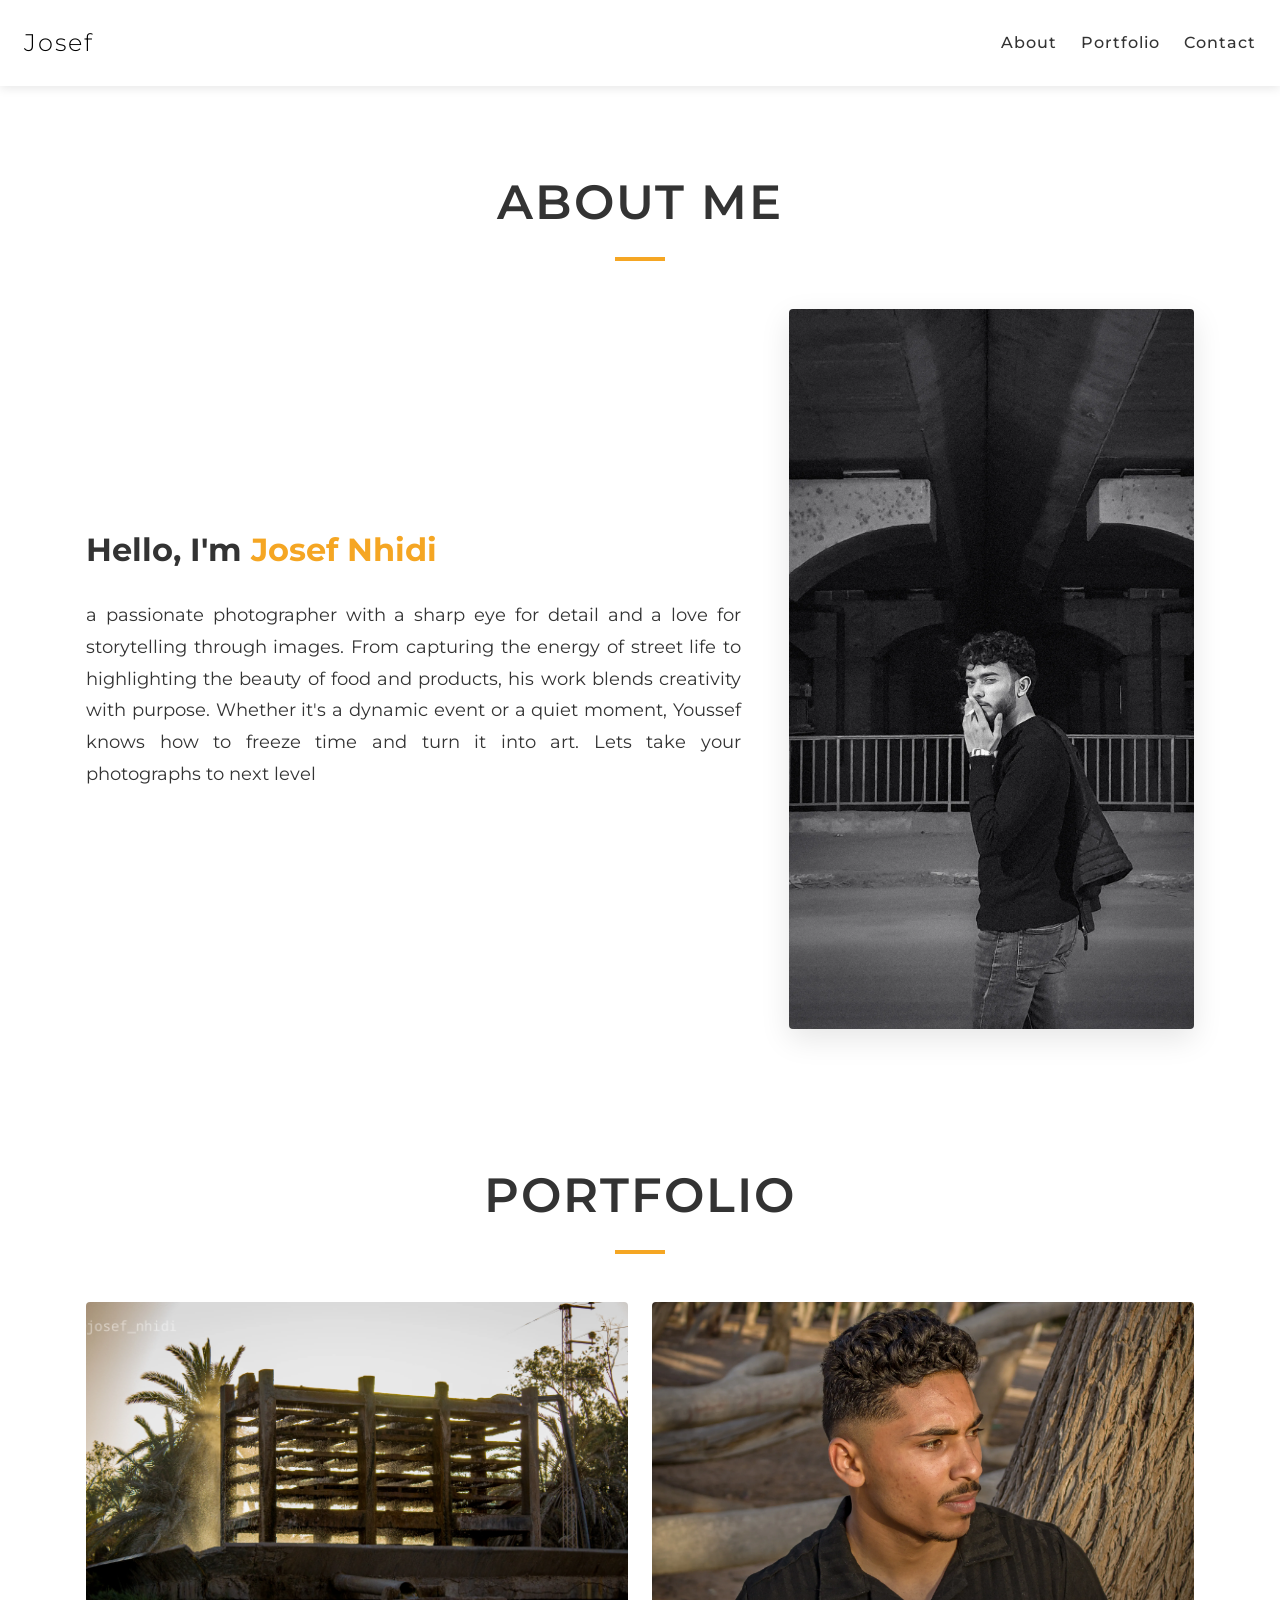
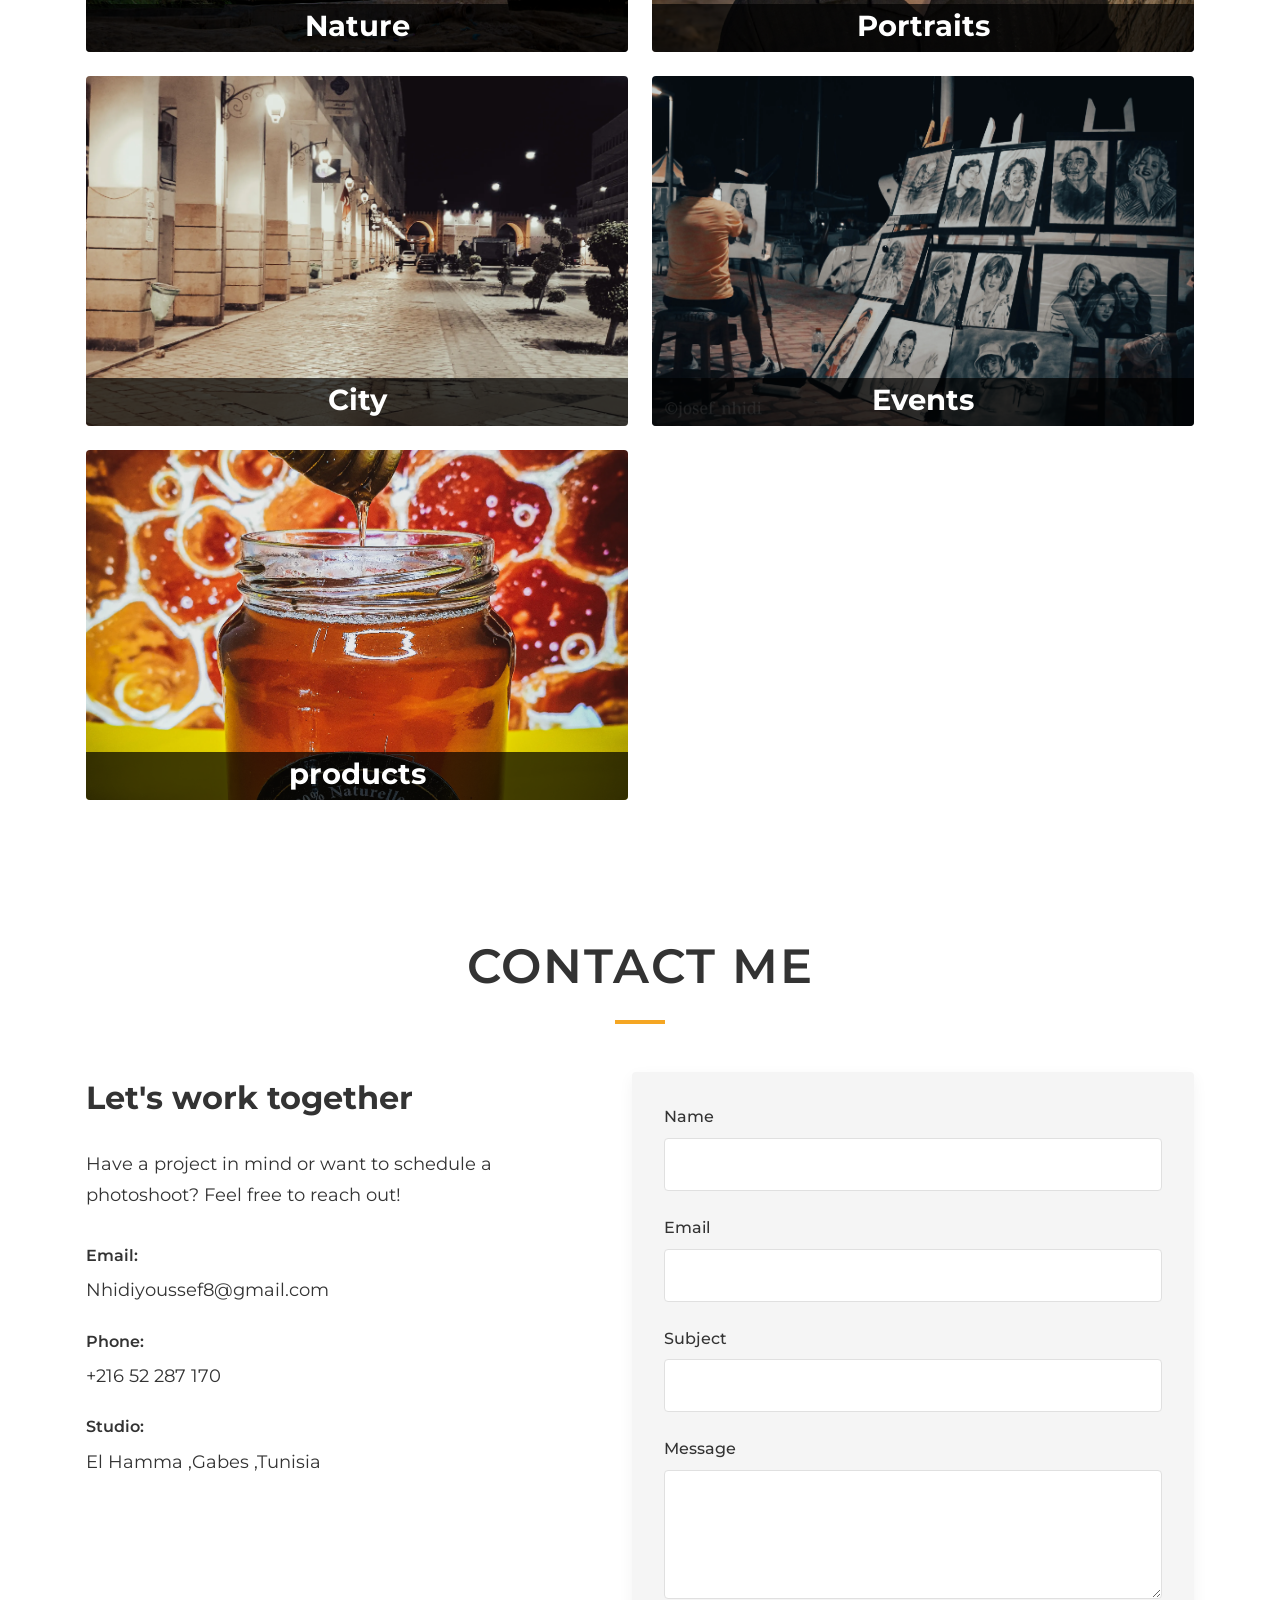
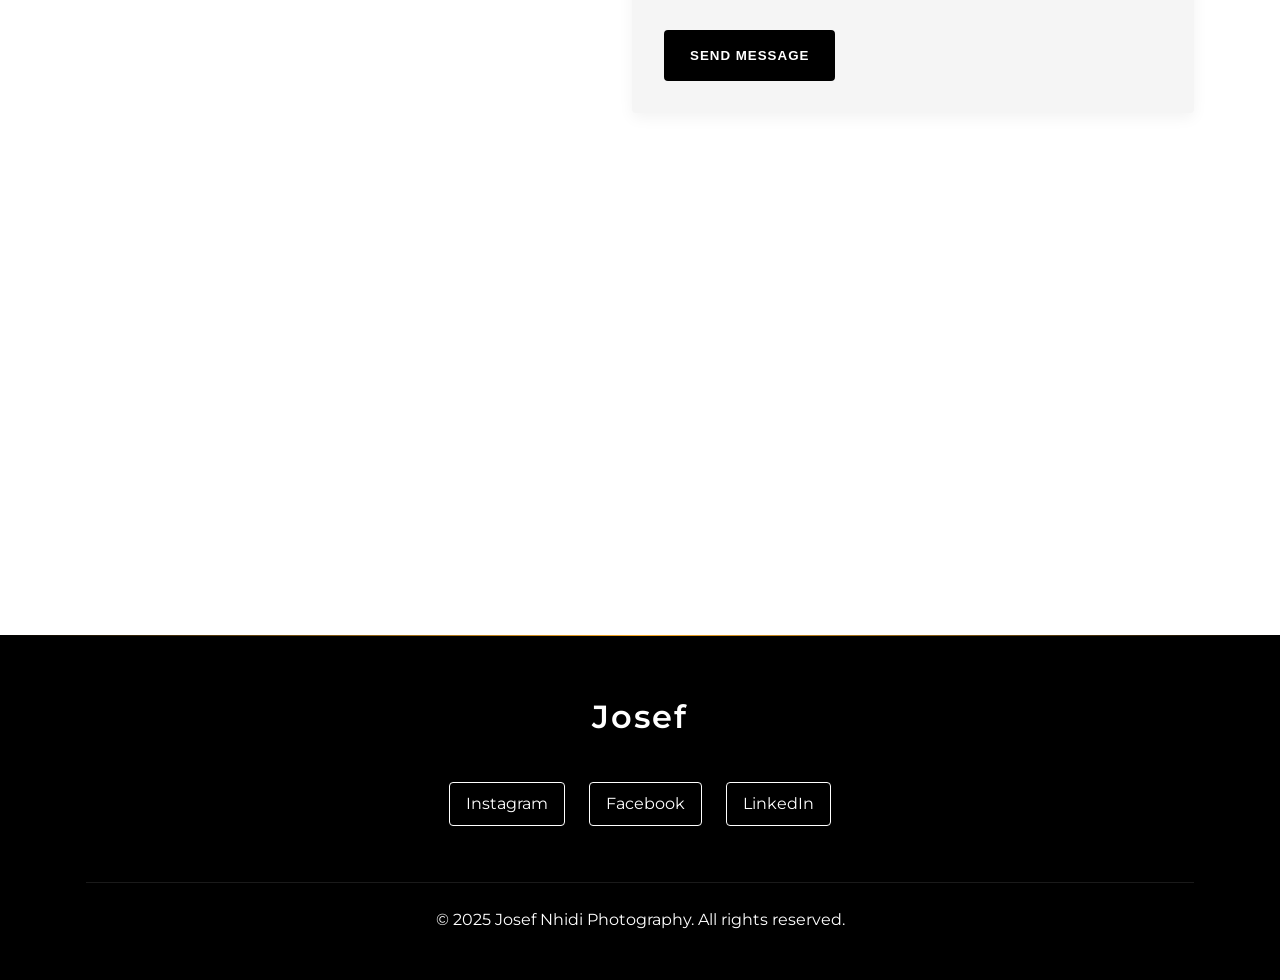
<file: index.html>
<!DOCTYPE html>
<html lang="en">
<head>
  <meta charset="UTF-8">
  <meta name="viewport" content="width=device-width, initial-scale=1.0">
  <title>Josef Nhidi</title>
  <link rel="stylesheet" href="css/styles.css">
  <link rel="stylesheet" href="css/animations.css">
  <link rel="stylesheet" href="css/responsive.css">
  <link rel="preconnect" href="https://fonts.googleapis.com">
  <link rel="preconnect" href="https://fonts.gstatic.com" crossorigin>
  <link href="https://fonts.googleapis.com/css2?family=Montserrat:wght@300;400;600&display=swap" rel="stylesheet">
  <style>
    /* Hamburger styles */
.hamburger {
  display: none;
  flex-direction: column;
  cursor: pointer;
}

.hamburger .bar {
  width: 24px;
  height: 2px;
  background-color: #333;
  margin: 3px 0;
  transition: 0.4s;
}

/* Show hamburger on small screens */
@media (max-width: 768px) {
  .hamburger {
    display: flex;
  }

  .nav-links {
    display: none;
    flex-direction: column;
    background: white;
    position: absolute;
    top: 60px;
    right: 0;
    width: 150px;
    height: 40vh;
    text-align:center;

  }

  .nav-links.active {
    display: flex;
  }
}

  </style>
</head>
<body>
  <header>
    <nav class="navbar">
      <div class="logo">
        <a href="/">Josef</a>
      </div>
      <div class="nav-links">
        <ul>
          <li><a href="#about" class="nav-link">About</a></li>
          <li><a href="#portfolio" class="nav-link">Portfolio</a></li>
          <li><a href="#contact" class="nav-link">Contact</a></li>
        </ul>
      </div>
      <div class="hamburger">
        <span class="bar"></span>
        <span class="bar"></span>
        <span class="bar"></span>
      </div>
    </nav>
  </header>

  <main>

    <section id="about" class="section">
      <div class="container">
        <div class="section-title fade-in">
          <h2>About Me</h2>
          <div class="underline"></div>
        </div>
        <div class="about-content">
          <div class="about-text slide-in-left">
            <h3>Hello, I'm <span class="highlight">Josef Nhidi</span></h3>
            <p style="text-align: justify;">a passionate photographer with a sharp eye for detail and a love for storytelling through images. From capturing the energy of street life to highlighting the beauty of food and products, his work blends creativity with purpose. Whether it's a dynamic event or a quiet moment, Youssef knows how to freeze time and turn it into art. Lets take your photographs to next level</p>
          </div>
          <div class="about-image slide-in-right" style="max-width: fit-content;">
            <img src="images/josef.webp" alt="Photographer Portrait" style="height: 80vh;">
          </div>
        </div>
      </div>
    </section>

    <section id="portfolio" class="section">
      <div class="container">
        <div class="section-title fade-in">
          <h2>Portfolio</h2>
          <div class="underline"></div>
        </div>
        <div class="portfolio-grid">
          <div class="portfolio-item fade-in">
            <a href="portfolio1.html">
              <div class="portfolio-image">
                <img src="images/nature/portfolio2.webp" alt="Nature Photography">
                <div class="overlay">
                  <h3>Nature</h3>
                  <p>the beauty of landscapes</p>
                </div>
              </div>
            </a>
          </div>
          <div class="portfolio-item fade-in delay-1">
            <a href="portfolio2.html">
              <div class="portfolio-image">
                <img src="images/portraits/b.webp" alt="Portrait Photography">
                <div class="overlay">
                  <h3>Portraits</h3>
                  <p>Capturing human emotions</p>
                </div>
              </div>
            </a>
          </div>
          <div class="portfolio-item fade-in delay-2">
            <a href="portfolio3.html">
              <div class="portfolio-image">
                <img src="images/city/c.webp" alt="Urban Photography">
                <div class="overlay">
                  <h3>City</h3>
                  <p>City life through my lens</p>
                </div>
              </div>
            </a>
          </div>
          <div class="portfolio-item fade-in delay-3">
            <a href="portfolio4.html">
              <div class="portfolio-image">
                <img src="images/art/c.webp" alt="Event Photography">
                <div class="overlay">
                  <h3>Events</h3>
                  <p>Precious moments preserved</p>
                </div>
              </div>
            </a>
          </div>
          <div class="portfolio-item fade-in delay-4">
            <a href="portfolio5.html">
              <div class="portfolio-image">
                <img src="images/marketing/a.webp" alt="Products Photography">
                <div class="overlay">
                  <h3>products</h3>
                  <p>Delicious moments preserved</p>
                </div>
              </div>
            </a>
          </div>
        </div>
      </div>
    </section>

    <section id="contact" class="section">
      <div class="container">
        <div class="section-title fade-in">
          <h2>Contact Me</h2>
          <div class="underline"></div>
        </div>
        <div class="contact-content">
          <div class="contact-info slide-in-left">
            <h3>Let's work together</h3>
            <p>Have a project in mind or want to schedule a photoshoot? Feel free to reach out!</p>
            <div class="contact-details">
              <div class="contact-item">
                <span class="contact-label">Email:</span>
                <span class="contact-value">Nhidiyoussef8@gmail.com</span>
              </div>
              <div class="contact-item">
                <span class="contact-label">Phone:</span>
                <span class="contact-value">+216 52 287 170</span>
              </div>
              <div class="contact-item">
                <span class="contact-label">Studio:</span>
                <span class="contact-value">El Hamma ,Gabes ,Tunisia</span>
              </div>
            </div>
            
          </div>
          <div class="contact-form slide-in-right">
            <form id="contactForm" action="https://formspree.io/f/meogqoyb" method="POST">
              <div class="form-group">
                <label for="name">Name</label>
                <input type="text" id="name" name="name" required>
              </div>
              <div class="form-group">
                <label for="email">Email</label>
                <input type="email" id="email" name="email" required>
              </div>
              <div class="form-group">
                <label for="subject">Subject</label>
                <input type="text" id="subject" name="subject" required>
              </div>
              <div class="form-group">
                <label for="message">Message</label>
                <textarea id="message" name="message" rows="5" required></textarea>
              </div>
              <button type="submit" class="btn primary-btn">Send Message</button>
            </form>
          </div>
          
        </div>
        <iframe src="https://www.google.com/maps/embed?pb=!1m18!1m12!1m3!1d3279.1310962704256!2d10.716722876503097!3d34.727089772910375!2m3!1f0!2f0!3f0!3m2!1i1024!2i768!4f13.1!3m3!1m2!1s0x13002ca4e684fdcf%3A0xb58c51e46e842136!2sFacult%C3%A9%20des%20sciences%20de%20Sfax!5e0!3m2!1sfr!2stn!4v1746137783330!5m2!1sfr!2stn" width="100%" height="450" style="border:0;border-radius: 20px; padding-top: 25px;" allowfullscreen="" loading="lazy" referrerpolicy="no-referrer-when-downgrade"></iframe>
      </div>
      
    </section>
    
  </main>

  <footer>
    <div class="container">
      <div class="footer-content">
        <div class="footer-logo">
          <a href="/">Josef</a>
        </div>
        <div class="social-links">
          <a href="https://www.instagram.com/josef_nhidi/" class="social-link" target="_blank">Instagram</a>
          <a href="https://www.facebook.com/josef.nhidi.youssef/" class="social-link" target="_blank">Facebook</a>
          <a href="https://www.linkedin.com/in/youssef-nhidi/" class="social-link" target="_blank">LinkedIn</a>
        </div>
        <div class="copyright">
          <p>&copy; 2025 Josef Nhidi Photography. All rights reserved.</p>
        </div>
      </div>
    </div>
  </footer>

  <script src="js/animations.js"></script>
  <script>
    const hamburger = document.querySelector('.hamburger');
    const navLinks = document.querySelector('.nav-links');
  
    hamburger.addEventListener('click', () => {
      navLinks.classList.toggle('active');
      hamburger.classList.toggle('open');
    });
    const form_var =document.getElementById("contactForm");
    form_var.addEventListener("submit",function(event){
      event.preventDefault();
      const x = new FormData(form_var);
      fetch("https://formspree.io/f/meogqoyb",{
        method:"POST",
        body:x,
        headers:{
          "Accept":"application/json"
        }
      }).then(res=>{
        if(res.ok){
          form_var.reset();
        }
      }).catch(Error=>{
        alert("8alta");
      });

    });
  </script>
</body>
</html>
</file>
<file: css/styles.css>
/* Base Styles */
:root {
  --primary-color: #000000;
  --secondary-color: #ffffff;
  --accent-color: #f5a623;
  --text-color: #333333;
  --light-gray: #f5f5f5;
  --medium-gray: #e0e0e0;
  --dark-gray: #777777;
  --spacing-xs: 8px;
  --spacing-sm: 16px;
  --spacing-md: 24px;
  --spacing-lg: 32px;
  --spacing-xl: 48px;
  --spacing-xxl: 64px;
  --border-radius: 4px;
  --transition-speed: 0.3s;
}

* {
  margin: 0;
  padding: 0;
  box-sizing: border-box;
}

html {
  scroll-behavior: smooth;
}

body {
  font-family: 'Montserrat', sans-serif;
  line-height: 1.6;
  color: var(--text-color);
  background-color: var(--secondary-color);
  padding-top: 100px;
}

img {
  max-width: 100%;
  height: auto;
  display: block;
}

ul {
  list-style: none;
}

a {
  text-decoration: none;
  color: inherit;
}

.container {
  width: 90%;
  max-width: 1200px;
  margin: 0 auto;
  padding: 0 var(--spacing-sm);
}

.section {
  padding: var(--spacing-xxl) 0;
}

.section-title {
  text-align: center;
  margin-bottom: var(--spacing-xl);
}

.section-title h2 {
  font-size: 2.5rem;
  font-weight: 600;
  margin-bottom: var(--spacing-sm);
  text-transform: uppercase;
  letter-spacing: 2px;
}

.underline {
  height: 4px;
  width: 50px;
  background-color: var(--accent-color);
  margin: 0 auto;
}

.btn {
  display: inline-block;
  padding: var(--spacing-sm) var(--spacing-md);
  border-radius: var(--border-radius);
  font-weight: 600;
  text-transform: uppercase;
  letter-spacing: 1px;
  transition: all var(--transition-speed) ease;
  cursor: pointer;
}

.primary-btn {
  background-color: var(--primary-color);
  color: var(--secondary-color);
  border: 2px solid var(--primary-color);
}

.primary-btn:hover {
  background-color: transparent;
  color: var(--primary-color);
}

.secondary-btn {
  background-color: transparent;
  color: var(--primary-color);
  border: 2px solid var(--primary-color);
}

.secondary-btn:hover {
  background-color: var(--primary-color);
  color: var(--secondary-color);
}


header {
  position: fixed;
  top: 0;
  left: 0;
  width: 100%;
  z-index: 1000;
  background-color: rgba(255, 255, 255, 0.95);
  box-shadow: 0 2px 10px rgba(0, 0, 0, 0.1);
  padding: var(--spacing-xs) 0;
  backdrop-filter: blur(10px);
}

.navbar {
  display: flex;
  justify-content: space-between;
  align-items: center;
  padding: 0 var(--spacing-md);
  height: 70px;
}

.logo a {
  font-size: 1.5rem;
  font-weight: 300;
  letter-spacing: 2px;
  color: var(--primary-color);
  position: relative;
}

.logo a::after {
  content: '';
  position: absolute;
  bottom: -5px;
  left: 0;
  width: 0;
  height: 2px;
  background-color: var(--accent-color);
  transition: width var(--transition-speed) ease;
}

.logo a:hover::after {
  width: 100%;
}

.nav-links ul {
  display: flex;
  gap: var(--spacing-md);
}

.nav-links li a {
  font-size: 1rem;
  font-weight: 500;
  letter-spacing: 1px;
  position: relative;
}

.nav-links li a::after {
  content: '';
  position: absolute;
  bottom: -5px;
  left: 0;
  width: 0;
  height: 2px;
  background-color: var(--accent-color);
  transition: width var(--transition-speed) ease;
}

.nav-links li a:hover::after {
  width: 100%;
}

.hamburger {
  display: none;
  cursor: pointer;
}

.bar {
  display: block;
  width: 25px;
  height: 3px;
  margin: 5px auto;
  transition: all var(--transition-speed) ease;
  background-color: var(--primary-color);
}

/* Hero Section */
#hero {
  height: 100vh;
  background-image: linear-gradient(rgba(0, 0, 0, 0.5), rgba(0, 0, 0, 0.5)), url('https://images.unsplash.com/photo-1516035069371-29a1b244cc32?ixlib=rb-1.2.1&auto=format&fit=crop&w=1350&q=80');
  background-size: cover;
  background-position: center;
  background-attachment: fixed;
  display: flex;
  justify-content: center;
  align-items: center;
  text-align: center;
  color: var(--secondary-color);
}

.hero-text h1 {
  font-size: 4rem;
  font-weight: 600;
  margin-bottom: var(--spacing-md);
  letter-spacing: 3px;
}

.hero-text p {
  font-size: 1.5rem;
  font-weight: 300;
  margin-bottom: var(--spacing-lg);
  max-width: 700px;
  margin-left: auto;
  margin-right: auto;
}

/* About Section */
.about-content {
  display: flex;
  gap: var(--spacing-xl);
  align-items: center;
}

.about-text {
  flex: 1;
}

.about-text h3 {
  font-size: 2rem;
  margin-bottom: var(--spacing-md);
}

.about-text .highlight {
  color: var(--accent-color);
}

.about-text p {
  margin-bottom: var(--spacing-md);
  font-size: 1.1rem;
  line-height: 1.8;
}

.about-details {
  display: flex;
  gap: var(--spacing-lg);
  margin-top: var(--spacing-lg);
}

.detail {
  text-align: center;
}

.detail .number {
  font-size: 2.5rem;
  font-weight: 600;
  color: var(--accent-color);
  display: block;
}

.detail .text {
  font-size: 1rem;
  text-transform: uppercase;
  letter-spacing: 1px;
}

.about-image {
  flex: 1;
  border-radius: var(--border-radius);
  overflow: hidden;
  box-shadow: 0 10px 30px rgba(0, 0, 0, 0.1);
}

/* Portfolio Section */
.portfolio-grid {
  display: grid;
  grid-template-columns: repeat(2, 1fr);
  grid-gap: var(--spacing-md);
}

.portfolio-item {
  position: relative;
  overflow: hidden;
  border-radius: var(--border-radius);
  height: 350px;
}

.portfolio-image {
  height: 100%;
  width: 100%;
  position: relative;
}

.portfolio-image img {
  height: 100%;
  width: 100%;
  object-fit: cover;
  transition: transform 0.5s ease;
}

.portfolio-item:hover .portfolio-image img {
  transform: scale(1.05);
}

.overlay {
  position: absolute;
  bottom: 0;
  left: 0;
  right: 0;
  background-color: rgba(0, 0, 0, 0.7);
  overflow: hidden;
  width: 100%;
  height: 0;
  transition: height 0.5s ease;
  display: flex;
  flex-direction: column;
  justify-content: center;
  align-items: center;
  padding: var(--spacing-md);
  text-align: center;
  color: var(--secondary-color);
}

.portfolio-item:hover .overlay {
  height: 100%;
}

.overlay h3 {
  margin-top: 40px;
  font-size: 1.8rem;
  margin-bottom: var(--spacing-sm);
}

.overlay p {
  font-size: 1.1rem;
}

/* Contact Section */
.contact-content {
  display: flex;
  gap: var(--spacing-xl);
}

.contact-info {
  flex: 1;
}

.contact-info h3 {
  font-size: 2rem;
  margin-bottom: var(--spacing-md);
}

.contact-info p {
  margin-bottom: var(--spacing-lg);
  font-size: 1.1rem;
  line-height: 1.8;
}

.contact-details {
  margin-top: var(--spacing-lg);
}

.contact-item {
  margin-bottom: var(--spacing-md);
}

.contact-label {
  font-weight: 600;
  display: block;
  margin-bottom: var(--spacing-xs);
}

.contact-value {
  font-size: 1.1rem;
}

.contact-form {
  flex: 1;
  background-color: var(--light-gray);
  padding: var(--spacing-lg);
  border-radius: var(--border-radius);
  box-shadow: 0 5px 15px rgba(0, 0, 0, 0.05);
}

.form-group {
  margin-bottom: var(--spacing-md);
}

.form-group label {
  display: block;
  margin-bottom: var(--spacing-xs);
  font-weight: 500;
}

.form-group input,
.form-group textarea {
  width: 100%;
  padding: var(--spacing-sm);
  border: 1px solid var(--medium-gray);
  border-radius: var(--border-radius);
  font-family: 'Montserrat', sans-serif;
  font-size: 1rem;
  transition: border var(--transition-speed) ease;
}

.form-group input:focus,
.form-group textarea:focus {
  outline: none;
  border-color: var(--accent-color);
}

/* Footer Styles */
footer {
  background-color: var(--primary-color);
  color: var(--secondary-color);
  padding: var(--spacing-xl) 0;
  position: relative;
  overflow: hidden;
}

footer::before {
  content: '';
  position: absolute;
  top: 0;
  left: 0;
  width: 100%;
  height: 1px;
  background: linear-gradient(to right, transparent, var(--accent-color), transparent);
}

.footer-content {
  display: flex;
  flex-direction: column;
  align-items: center;
  gap: var(--spacing-lg);
  position: relative;
}

.footer-logo a {
  font-size: 2rem;
  font-weight: 600;
  letter-spacing: 2px;
  position: relative;
  display: inline-block;
  padding: var(--spacing-xs) 0;
}

.footer-logo a::after {
  content: '';
  position: absolute;
  bottom: 0;
  left: 0;
  width: 0;
  height: 2px;
  background-color: var(--accent-color);
  transition: width var(--transition-speed) ease;
}

.footer-logo a:hover::after {
  width: 100%;
}

.social-links {
  display: flex;
  gap: var(--spacing-md);
}

.social-link {
  padding: var(--spacing-xs) var(--spacing-sm);
  border: 1px solid var(--secondary-color);
  border-radius: var(--border-radius);
  transition: all var(--transition-speed) ease;
  position: relative;
  overflow: hidden;
}

.social-link::before {
  content: '';
  position: absolute;
  top: 0;
  left: -100%;
  width: 100%;
  height: 100%;
  background-color: var(--accent-color);
  transition: transform var(--transition-speed) ease;
  z-index: -1;
}

.social-link:hover {
  border-color: var(--accent-color);
  color: var(--primary-color);
}

.social-link:hover::before {
  transform: translateX(100%);
}

.copyright {
  text-align: center;
  margin-top: var(--spacing-md);
  padding-top: var(--spacing-md);
  border-top: 1px solid rgba(255, 255, 255, 0.1);
  width: 100%;
}
</file>
<file: css/animations.css>
/* Animation Styles */
.fade-in {
  opacity: 0;
  animation: fadeIn 1s ease forwards;
}

.slide-in-left {
  opacity: 0;
  transform: translateX(-50px);
  animation: slideInLeft 1s ease forwards;
}

.slide-in-right {
  opacity: 0;
  transform: translateX(50px);
  animation: slideInRight 1s ease forwards;
}

.delay-1 {
  animation-delay: 0.2s;
}

.delay-2 {
  animation-delay: 0.4s;
}

.delay-3 {
  animation-delay: 0.6s;
}

.delay-4 {
  animation-delay: 0.8s;
}

.delay-5 {
  animation-delay: 1s;
}

@keyframes fadeIn {
  from {
    opacity: 0;
  }
  to {
    opacity: 1;
  }
}

@keyframes slideInLeft {
  from {
    opacity: 0;
    transform: translateX(-50px);
  }
  to {
    opacity: 1;
    transform: translateX(0);
  }
}

@keyframes slideInRight {
  from {
    opacity: 0;
    transform: translateX(50px);
  }
  to {
    opacity: 1;
    transform: translateX(0);
  }
}

/* Scroll Animations */
.reveal {
  position: relative;
  opacity: 0;
  transform: translateY(30px);
  transition: all 1s ease;
}

.reveal.active {
  opacity: 1;
  transform: translateY(0);
}

/* Navigation Animation */
.nav-active {
  transform: translateX(0) !important;
}

.toggle .bar:nth-child(1) {
  transform: translateY(8px) rotate(45deg);
}

.toggle .bar:nth-child(2) {
  opacity: 0;
}

.toggle .bar:nth-child(3) {
  transform: translateY(-8px) rotate(-45deg);
}
</file>
<file: css/responsive.css>
/* Responsive Styles */

/* Extra Large Screens (1200px and up) */
@media screen and (min-width: 1200px) {
  .container {
    max-width: 1140px;
  }
  
  .hero-text h1 {
    font-size: 4.5rem;
  }
  
  .hero-text p {
    font-size: 1.8rem;
  }
  
  .section-title h2 {
    font-size: 3rem;
  }
}

/* Large Screens (992px to 1199px) */
@media screen and (max-width: 1199px) {
  .container {
    max-width: 960px;
  }
  
  .hero-text h1 {
    font-size: 3.5rem;
  }
  
  .portfolio-grid,
  .gallery-grid {
    grid-gap: var(--spacing-sm);
  }
}

/* Medium Screens (768px to 991px) */
@media screen and (max-width: 991px) {
  .container {
    max-width: 720px;
  }
  
  .hero-text h1 {
    font-size: 3rem;
  }
  
  .hero-text p {
    font-size: 1.3rem;
  }
  
  .section-title h2 {
    font-size: 2.2rem;
  }
  
  .about-content,
  .portfolio-description,
  .contact-content {
    flex-direction: column;
    gap: var(--spacing-lg);
  }
  
  .about-image,
  .description-image {
    margin-top: var(--spacing-md);
    max-width: 500px;
    margin-left: auto;
    margin-right: auto;
  }
  
  .about-details {
    justify-content: center;
  }
  
  .gallery-grid {
    grid-template-columns: repeat(2, 1fr);
  }
}

/* Small Screens (576px to 767px) */
@media screen and (max-width: 767px) {
  .container {
    max-width: 540px;
  }
  
  .nav-links {
    position: fixed;
    right: -100%;
    top: 70px;
    background-color: var(--secondary-color);
    width: 100%;
    height: 100vh;
    transition: 0.5s;
    box-shadow: 0 5px 10px rgba(0, 0, 0, 0.1);
  }
  
  .nav-active {
    right: 0;
  }
  
  .nav-links ul {
    flex-direction: column;
    align-items: center;
    padding-top: var(--spacing-xl);
  }
  
  .nav-links li {
    margin: var(--spacing-md) 0;
  }
  
  .hamburger {
    display: block;
  }
  
  .hero-text h1 {
    font-size: 2.5rem;
  }
  
  .hero-text p {
    font-size: 1.1rem;
  }
  
  .portfolio-grid {
    grid-template-columns: 1fr;
  }
  
  .portfolio-item {
    height: 300px;
  }
  
  .about-text h3,
  .contact-info h3 {
    font-size: 1.8rem;
  }
  
  .about-details {
    flex-direction: column;
    gap: var(--spacing-md);
  }
  
  .portfolio-header h1 {
    font-size: 2.5rem;
  }
}

/* Extra Small Screens (up to 575px) */
@media screen and (max-width: 575px) {
  .container {
    max-width: 100%;
    padding: 0 var(--spacing-md);
  }
  
  .section {
    padding: var(--spacing-xl) 0;
  }
  
  .hero-text h1 {
    font-size: 2rem;
  }
  
  .hero-text p {
    font-size: 1rem;
  }
  
  .section-title h2 {
    font-size: 1.8rem;
  }
  
  .btn {
    padding: var(--spacing-xs) var(--spacing-md);
    font-size: 0.9rem;
  }
  
  .gallery-grid {
    grid-template-columns: 1fr;
  }
  
  .gallery-item {
    height: 250px;
  }
  
  .portfolio-cta h2 {
    font-size: 1.5rem;
  }
  
  .portfolio-header p {
    font-size: 1rem;
  }
}
</file>
